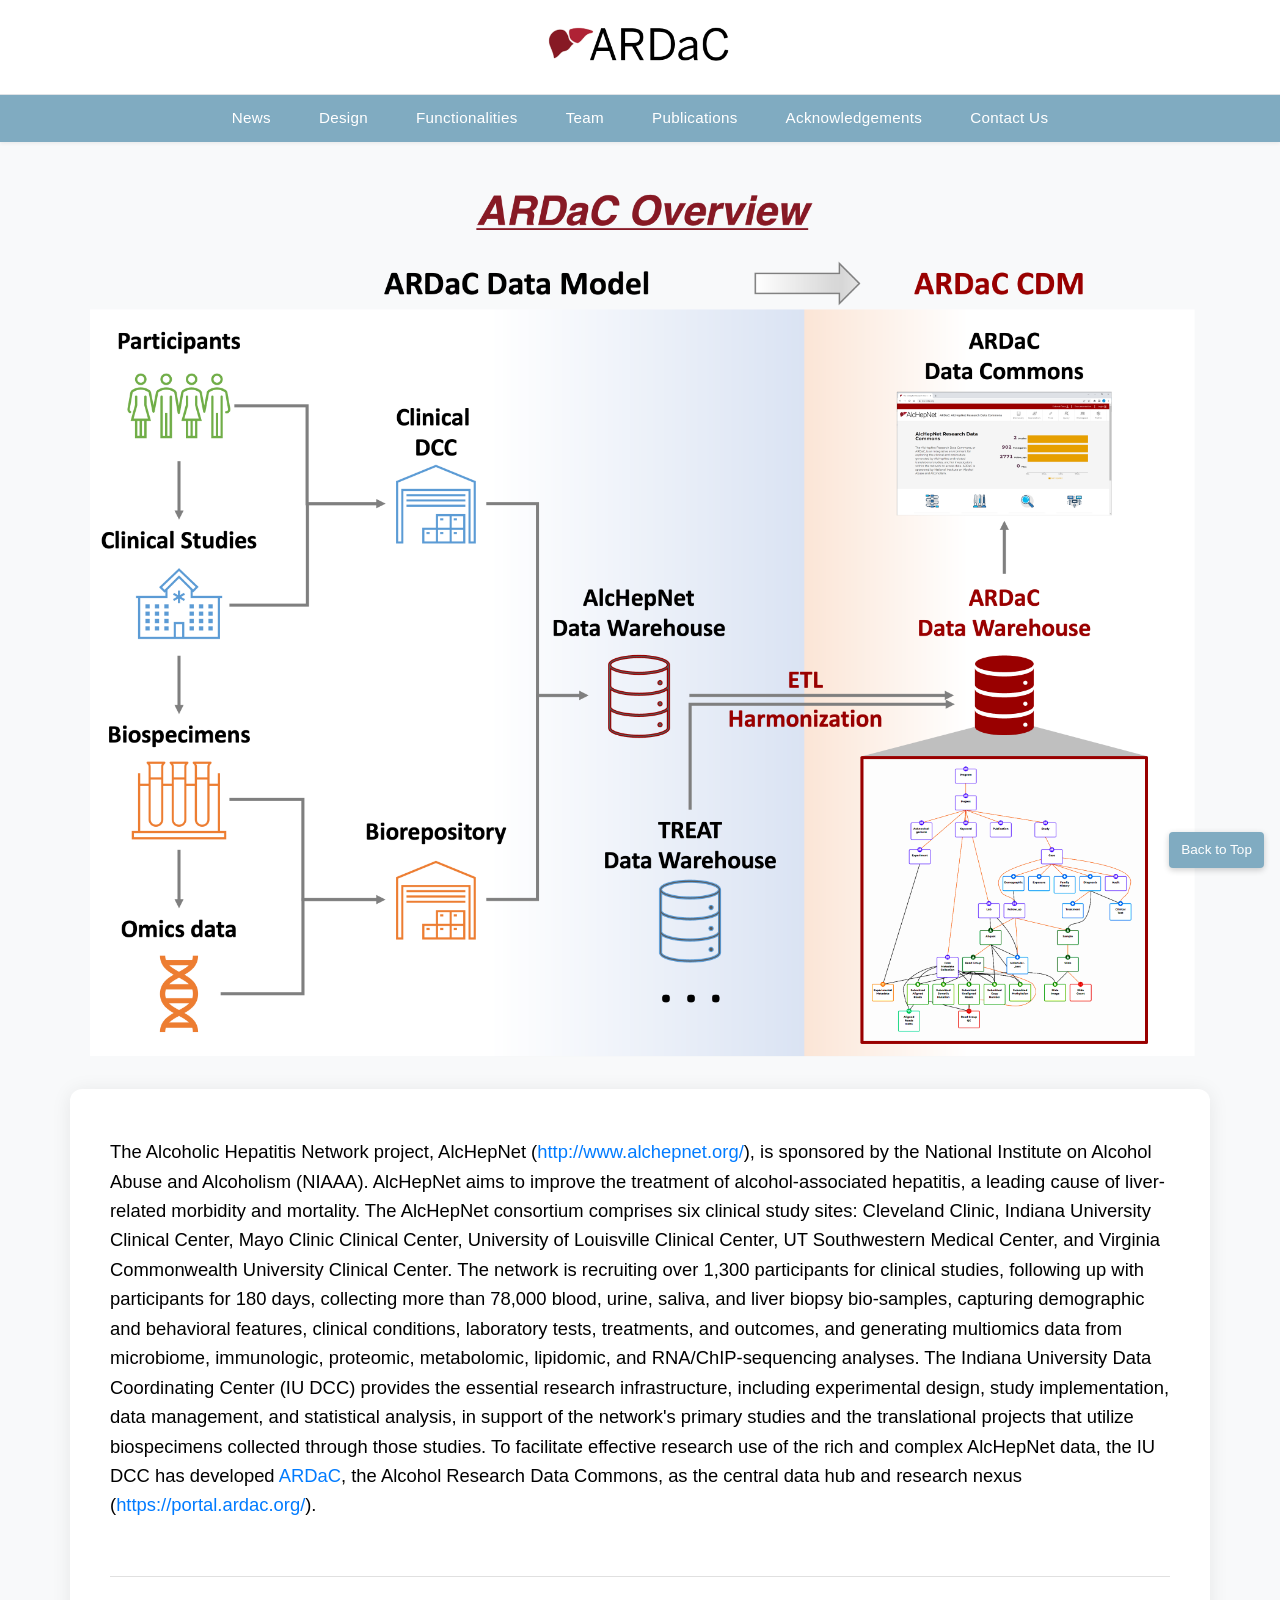
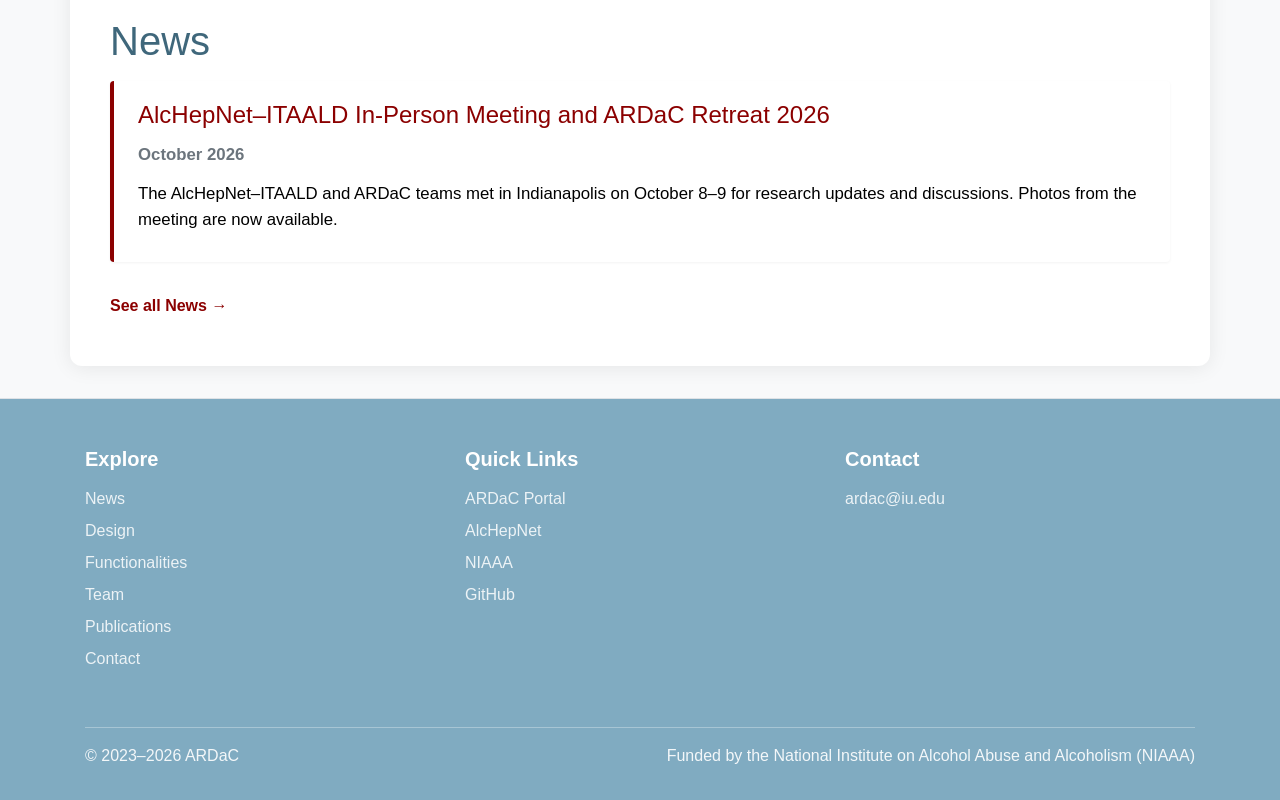
<file: src/index.html>
<!doctype html>
<html lang="en">

<head>
    <meta charset="utf-8">
    <meta name="viewport" content="width=device-width, initial-scale=1">
    <title>ARDaC &mdash; Alcohol Research Data Commons</title>
    <link rel="icon" href="index_files/Logo_ARDac_4_Edit_1.png">
    <link href="bootstrap.min.css" rel="stylesheet">
    <link href="main.css" rel="stylesheet">
    <script src="https://code.jquery.com/jquery-3.6.0.min.js"></script>
</head>

<body>

<nav class="navbar navbar-expand-md">
    <div class="logo-row">
        <a class="navbar-brand" href="index.html">
            <img src="index_files/Logo_ARDac_4_Edit_1.png" alt="ARDaC Logo">
        </a>
    </div>

    <div class="nav-row">
        <div class="container nav-inner">
            <button class="navbar-toggler" type="button" data-toggle="collapse" data-target="#mainNav"
                    aria-controls="mainNav" aria-expanded="false" aria-label="Toggle navigation">
                <span class="navbar-toggler-icon"></span>
            </button>

            <div class="collapse navbar-collapse" id="mainNav">
                <ul class="navbar-nav">
                    <li class="nav-item"><a class="nav-link" href="news.html">News</a></li>
                    <li class="nav-item"><a class="nav-link" href="design.html">Design</a></li>
                    <li class="nav-item"><a class="nav-link" href="functionalities.html">Functionalities</a></li>
                    <li class="nav-item"><a class="nav-link" href="team.html">Team</a></li>
                    <li class="nav-item"><a class="nav-link" href="publications.html">Publications</a></li>
                    <li class="nav-item"><a class="nav-link" href="acknowledgements.html">Acknowledgements</a></li>
                    <li class="nav-item"><a class="nav-link" href="contact.html">Contact Us</a></li>
                </ul>
            </div>
        </div>
    </div>
</nav>

<main role="main">
    <div class="hero-banner">
        <div class="container">
            <img src="index_files/image005.png" alt="ARDaC Banner">
        </div>
    </div>

    <div class="container marketing">

        <div class="row featurette">
            <div class="col">
                <p class="lead">
                    The Alcoholic Hepatitis Network project, AlcHepNet
                    (<a href="http://www.alchepnet.org/">http://www.alchepnet.org/</a>),
                    is sponsored by the National Institute on Alcohol Abuse and Alcoholism (NIAAA).
                    <span class="moreText">
                        AlcHepNet aims to improve the treatment of alcohol-associated hepatitis, a leading cause of
                        liver-related morbidity and mortality. The AlcHepNet consortium comprises six clinical study
                        sites: Cleveland Clinic, Indiana University Clinical Center, Mayo Clinic Clinical Center,
                        University of Louisville Clinical Center, UT Southwestern Medical Center, and Virginia
                        Commonwealth University Clinical Center. The network is recruiting over 1,300 participants for
                        clinical studies, following up with participants for 180 days, collecting more than 78,000
                        blood, urine, saliva, and liver biopsy bio-samples, capturing demographic and behavioral
                        features, clinical conditions, laboratory tests, treatments, and outcomes, and generating
                        multiomics data from microbiome, immunologic, proteomic, metabolomic, lipidomic, and
                        RNA/ChIP-sequencing analyses. The Indiana University Data Coordinating Center (IU DCC) provides
                        the essential research infrastructure, including experimental design, study implementation,
                        data management, and statistical analysis, in support of the network's primary studies and the
                        translational projects that utilize biospecimens collected through those studies. To facilitate
                        effective research use of the rich and complex AlcHepNet data, the IU DCC has developed
                        <a href="http://portal.ardac.org/">ARDaC</a>, the Alcohol Research Data Commons, as the central
                        data hub and research nexus
                        (<a href="https://portal.ardac.org/">https://portal.ardac.org/</a>).
                    </span>
                    <a href="javascript:void(0);" class="readMore">... Read More</a>
                </p>
            </div>
        </div>

        <hr class="featurette-divider">

        <div class="row featurette">
            <div class="col">
                <h2 class="featurette-heading">News</h2>
                <div class="news-card">
                    <h3>AlcHepNet&ndash;ITAALD In-Person Meeting and ARDaC Retreat 2026</h3>
                    <p class="news-date">October 2026</p>
                    <p>
                        The AlcHepNet&ndash;ITAALD and ARDaC teams met in Indianapolis on October 8&ndash;9 for research
                        updates and discussions. Photos from the meeting are now available.
                    </p>
                </div>
                <a class="more-link" href="news.html">See all News &rarr;</a>
            </div>
        </div>

    </div>
</main>

<div class="back-top-tag">
    <a href="#">Back to Top</a>
</div>

<footer class="footer">
    <div class="container">
        <div class="row">
            <div class="col-md-4 mb-4">
                <h5>Explore</h5>
                <ul>
                    <li><a href="news.html">News</a></li>
                    <li><a href="design.html">Design</a></li>
                    <li><a href="functionalities.html">Functionalities</a></li>
                    <li><a href="team.html">Team</a></li>
                    <li><a href="publications.html">Publications</a></li>
                    <li><a href="contact.html">Contact</a></li>
                </ul>
            </div>

            <div class="col-md-4 mb-4">
                <h5>Quick Links</h5>
                <ul>
                    <li><a href="https://portal.ardac.org/" target="_blank" rel="noopener">ARDaC Portal</a></li>
                    <li><a href="http://www.alchepnet.org/" target="_blank" rel="noopener">AlcHepNet</a></li>
                    <li><a href="https://www.niaaa.nih.gov/" target="_blank" rel="noopener">NIAAA</a></li>
                    <li><a href="https://github.com/Su-informatics-lab/ardac" target="_blank" rel="noopener">GitHub</a></li>
                </ul>
            </div>

            <div class="col-md-4 mb-4">
                <h5>Contact</h5>
                <ul>
                    <li><a href="mailto:ardac@iu.edu">ardac@iu.edu</a></li>
                </ul>
            </div>
        </div>

        <hr>

        <div class="row align-items-center">
            <div class="col-md-6">
                <p class="copyright">&copy; 2023&ndash;2026 ARDaC</p>
            </div>
            <div class="col-md-6 text-md-right">
                <p class="copyright">Funded by the National Institute on Alcohol Abuse and Alcoholism (NIAAA)</p>
            </div>
        </div>
    </div>
</footer>

<script src="popper.min.js"></script>
<script src="bootstrap.min.js"></script>
<script src="site.js"></script>

</body>
</html>
</file>
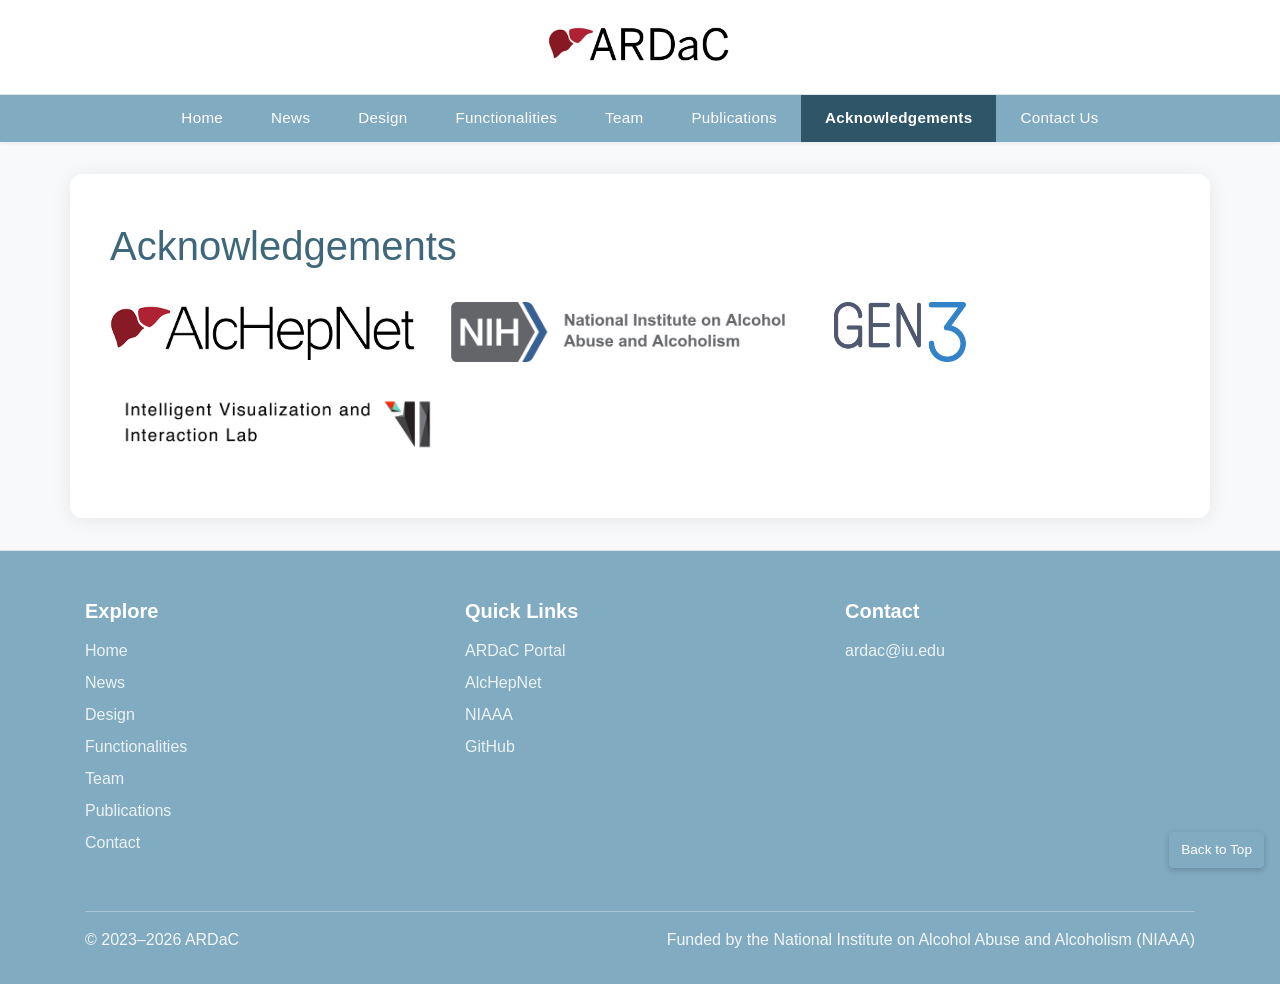
<file: src/acknowledgements.html>
<!doctype html>
<html lang="en">

<head>
    <meta charset="utf-8">
    <meta name="viewport" content="width=device-width, initial-scale=1">
    <title>Acknowledgements &mdash; ARDaC</title>
    <link rel="icon" href="index_files/Logo_ARDac_4_Edit_1.png">
    <link href="bootstrap.min.css" rel="stylesheet">
    <link href="main.css" rel="stylesheet">
    <script src="https://code.jquery.com/jquery-3.6.0.min.js"></script>
</head>

<body>

<nav class="navbar navbar-expand-md">
    <div class="logo-row">
        <a class="navbar-brand" href="index.html">
            <img src="index_files/Logo_ARDac_4_Edit_1.png" alt="ARDaC Logo">
        </a>
    </div>

    <div class="nav-row">
        <div class="container nav-inner">
            <button class="navbar-toggler" type="button" data-toggle="collapse" data-target="#mainNav"
                    aria-controls="mainNav" aria-expanded="false" aria-label="Toggle navigation">
                <span class="navbar-toggler-icon"></span>
            </button>

            <div class="collapse navbar-collapse" id="mainNav">
                <ul class="navbar-nav">
                    <li class="nav-item"><a class="nav-link" href="index.html">Home</a></li>
                    <li class="nav-item"><a class="nav-link" href="news.html">News</a></li>
                    <li class="nav-item"><a class="nav-link" href="design.html">Design</a></li>
                    <li class="nav-item"><a class="nav-link" href="functionalities.html">Functionalities</a></li>
                    <li class="nav-item"><a class="nav-link" href="team.html">Team</a></li>
                    <li class="nav-item"><a class="nav-link" href="publications.html">Publications</a></li>
                    <li class="nav-item"><a class="nav-link active" href="acknowledgements.html">Acknowledgements</a></li>
                    <li class="nav-item"><a class="nav-link" href="contact.html">Contact Us</a></li>
                </ul>
            </div>
        </div>
    </div>
</nav>

<main role="main">
    <div class="container marketing">

        <div class="row featurette">
            <div class="col">
                <h2 class="featurette-heading">Acknowledgements</h2>
                <div class="ack-logos">
                    <a href="http://www.alchepnet.org/" target="_blank" rel="noopener">
                        <img src="index_files/Logo_AlcHepNet_4_Edit_2.png" alt="AlcHepNet">
                    </a>
                    <a href="https://www.niaaa.nih.gov/" target="_blank" rel="noopener">
                        <img src="index_files/niaaa-logo.png" alt="NIAAA">
                    </a>
                    <a href="https://gen3.org/" target="_blank" rel="noopener">
                        <img src="index_files/Logo_GEN3.png" alt="Gen3">
                    </a>
                    <a href="https://va.tech.purdue.edu/ivil/index.html" target="_blank" rel="noopener">
                        <img src="index_files/Logo_PIVIL.png" alt="PIVIL">
                    </a>
                </div>
            </div>
        </div>

    </div>
</main>

<div class="back-top-tag">
    <a href="#">Back to Top</a>
</div>

<footer class="footer">
    <div class="container">
        <div class="row">
            <div class="col-md-4 mb-4">
                <h5>Explore</h5>
                <ul>
                    <li><a href="index.html">Home</a></li>
                    <li><a href="news.html">News</a></li>
                    <li><a href="design.html">Design</a></li>
                    <li><a href="functionalities.html">Functionalities</a></li>
                    <li><a href="team.html">Team</a></li>
                    <li><a href="publications.html">Publications</a></li>
                    <li><a href="contact.html">Contact</a></li>
                </ul>
            </div>

            <div class="col-md-4 mb-4">
                <h5>Quick Links</h5>
                <ul>
                    <li><a href="https://portal.ardac.org/" target="_blank" rel="noopener">ARDaC Portal</a></li>
                    <li><a href="http://www.alchepnet.org/" target="_blank" rel="noopener">AlcHepNet</a></li>
                    <li><a href="https://www.niaaa.nih.gov/" target="_blank" rel="noopener">NIAAA</a></li>
                    <li><a href="https://github.com/Su-informatics-lab/ardac" target="_blank" rel="noopener">GitHub</a></li>
                </ul>
            </div>

            <div class="col-md-4 mb-4">
                <h5>Contact</h5>
                <ul>
                    <li><a href="mailto:ardac@iu.edu">ardac@iu.edu</a></li>
                </ul>
            </div>
        </div>

        <hr>

        <div class="row align-items-center">
            <div class="col-md-6">
                <p class="copyright">&copy; 2023&ndash;2026 ARDaC</p>
            </div>
            <div class="col-md-6 text-md-right">
                <p class="copyright">Funded by the National Institute on Alcohol Abuse and Alcoholism (NIAAA)</p>
            </div>
        </div>
    </div>
</footer>

<script src="popper.min.js"></script>
<script src="bootstrap.min.js"></script>
<script src="site.js"></script>

</body>
</html>
</file>
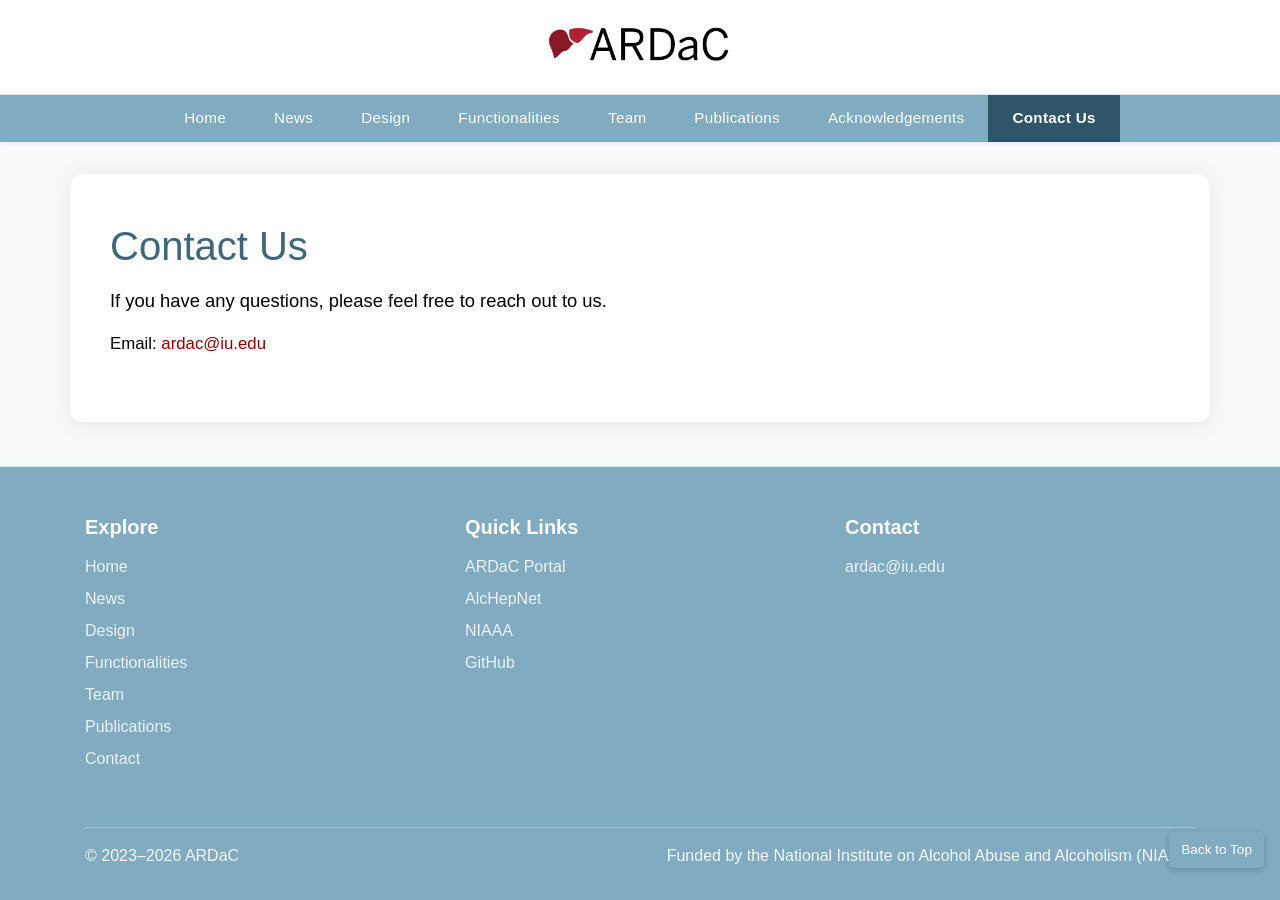
<file: src/contact.html>
<!doctype html>
<html lang="en">

<head>
    <meta charset="utf-8">
    <meta name="viewport" content="width=device-width, initial-scale=1">
    <title>Contact Us &mdash; ARDaC</title>
    <link rel="icon" href="index_files/Logo_ARDac_4_Edit_1.png">
    <link href="bootstrap.min.css" rel="stylesheet">
    <link href="main.css" rel="stylesheet">
    <script src="https://code.jquery.com/jquery-3.6.0.min.js"></script>
</head>

<body>

<nav class="navbar navbar-expand-md">
    <div class="logo-row">
        <a class="navbar-brand" href="index.html">
            <img src="index_files/Logo_ARDac_4_Edit_1.png" alt="ARDaC Logo">
        </a>
    </div>

    <div class="nav-row">
        <div class="container nav-inner">
            <button class="navbar-toggler" type="button" data-toggle="collapse" data-target="#mainNav"
                    aria-controls="mainNav" aria-expanded="false" aria-label="Toggle navigation">
                <span class="navbar-toggler-icon"></span>
            </button>

            <div class="collapse navbar-collapse" id="mainNav">
                <ul class="navbar-nav">
                    <li class="nav-item"><a class="nav-link" href="index.html">Home</a></li>
                    <li class="nav-item"><a class="nav-link" href="news.html">News</a></li>
                    <li class="nav-item"><a class="nav-link" href="design.html">Design</a></li>
                    <li class="nav-item"><a class="nav-link" href="functionalities.html">Functionalities</a></li>
                    <li class="nav-item"><a class="nav-link" href="team.html">Team</a></li>
                    <li class="nav-item"><a class="nav-link" href="publications.html">Publications</a></li>
                    <li class="nav-item"><a class="nav-link" href="acknowledgements.html">Acknowledgements</a></li>
                    <li class="nav-item"><a class="nav-link active" href="contact.html">Contact Us</a></li>
                </ul>
            </div>
        </div>
    </div>
</nav>

<main role="main">
    <div class="container marketing">

        <div class="row featurette">
            <div class="col contact-block">
                <h2 class="featurette-heading">Contact Us</h2>
                <p class="lead">If you have any questions, please feel free to reach out to us.</p>
                <p>Email: <a href="mailto:ardac@iu.edu">ardac@iu.edu</a></p>
            </div>
        </div>

    </div>
</main>

<div class="back-top-tag">
    <a href="#">Back to Top</a>
</div>

<footer class="footer">
    <div class="container">
        <div class="row">
            <div class="col-md-4 mb-4">
                <h5>Explore</h5>
                <ul>
                    <li><a href="index.html">Home</a></li>
                    <li><a href="news.html">News</a></li>
                    <li><a href="design.html">Design</a></li>
                    <li><a href="functionalities.html">Functionalities</a></li>
                    <li><a href="team.html">Team</a></li>
                    <li><a href="publications.html">Publications</a></li>
                    <li><a href="contact.html">Contact</a></li>
                </ul>
            </div>

            <div class="col-md-4 mb-4">
                <h5>Quick Links</h5>
                <ul>
                    <li><a href="https://portal.ardac.org/" target="_blank" rel="noopener">ARDaC Portal</a></li>
                    <li><a href="http://www.alchepnet.org/" target="_blank" rel="noopener">AlcHepNet</a></li>
                    <li><a href="https://www.niaaa.nih.gov/" target="_blank" rel="noopener">NIAAA</a></li>
                    <li><a href="https://github.com/Su-informatics-lab/ardac" target="_blank" rel="noopener">GitHub</a></li>
                </ul>
            </div>

            <div class="col-md-4 mb-4">
                <h5>Contact</h5>
                <ul>
                    <li><a href="mailto:ardac@iu.edu">ardac@iu.edu</a></li>
                </ul>
            </div>
        </div>

        <hr>

        <div class="row align-items-center">
            <div class="col-md-6">
                <p class="copyright">&copy; 2023&ndash;2026 ARDaC</p>
            </div>
            <div class="col-md-6 text-md-right">
                <p class="copyright">Funded by the National Institute on Alcohol Abuse and Alcoholism (NIAAA)</p>
            </div>
        </div>
    </div>
</footer>

<script src="popper.min.js"></script>
<script src="bootstrap.min.js"></script>
<script src="site.js"></script>

</body>
</html>
</file>
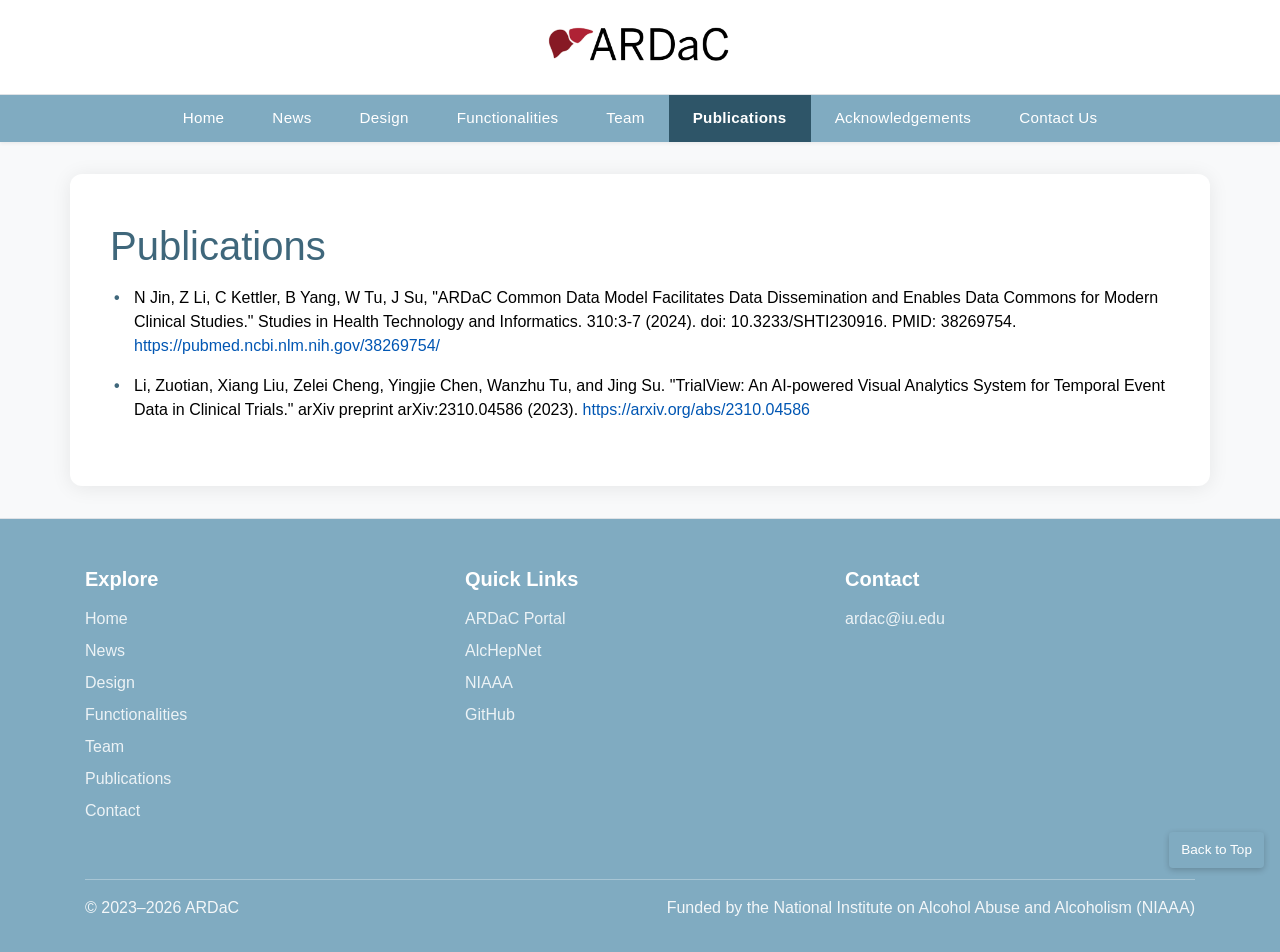
<file: src/publications.html>
<!doctype html>
<html lang="en">

<head>
    <meta charset="utf-8">
    <meta name="viewport" content="width=device-width, initial-scale=1">
    <title>Publications &mdash; ARDaC</title>
    <link rel="icon" href="index_files/Logo_ARDac_4_Edit_1.png">
    <link href="bootstrap.min.css" rel="stylesheet">
    <link href="main.css" rel="stylesheet">
    <script src="https://code.jquery.com/jquery-3.6.0.min.js"></script>
</head>

<body>

<nav class="navbar navbar-expand-md">
    <div class="logo-row">
        <a class="navbar-brand" href="index.html">
            <img src="index_files/Logo_ARDac_4_Edit_1.png" alt="ARDaC Logo">
        </a>
    </div>

    <div class="nav-row">
        <div class="container nav-inner">
            <button class="navbar-toggler" type="button" data-toggle="collapse" data-target="#mainNav"
                    aria-controls="mainNav" aria-expanded="false" aria-label="Toggle navigation">
                <span class="navbar-toggler-icon"></span>
            </button>

            <div class="collapse navbar-collapse" id="mainNav">
                <ul class="navbar-nav">
                    <li class="nav-item"><a class="nav-link" href="index.html">Home</a></li>
                    <li class="nav-item"><a class="nav-link" href="news.html">News</a></li>
                    <li class="nav-item"><a class="nav-link" href="design.html">Design</a></li>
                    <li class="nav-item"><a class="nav-link" href="functionalities.html">Functionalities</a></li>
                    <li class="nav-item"><a class="nav-link" href="team.html">Team</a></li>
                    <li class="nav-item"><a class="nav-link active" href="publications.html">Publications</a></li>
                    <li class="nav-item"><a class="nav-link" href="acknowledgements.html">Acknowledgements</a></li>
                    <li class="nav-item"><a class="nav-link" href="contact.html">Contact Us</a></li>
                </ul>
            </div>
        </div>
    </div>
</nav>

<main role="main">
    <div class="container marketing">

        <div class="row featurette">
            <div class="col">
                <h2 class="featurette-heading">Publications</h2>
                <ul class="pub-list">
                    <li>
                        N Jin, Z Li, C Kettler, B Yang, W Tu, J Su, "ARDaC Common Data Model Facilitates Data
                        Dissemination and Enables Data Commons for Modern Clinical Studies." Studies in Health
                        Technology and Informatics. 310:3-7 (<strong>2024</strong>). doi: 10.3233/SHTI230916.
                        PMID: 38269754.
                        <a href="https://pubmed.ncbi.nlm.nih.gov/38269754/">https://pubmed.ncbi.nlm.nih.gov/38269754/</a>
                    </li>
                    <li>
                        Li, Zuotian, Xiang Liu, Zelei Cheng, Yingjie Chen, Wanzhu Tu, and Jing Su. "TrialView: An
                        AI-powered Visual Analytics System for Temporal Event Data in Clinical Trials." arXiv preprint
                        arXiv:2310.04586 (<strong>2023</strong>).
                        <a href="https://arxiv.org/abs/2310.04586">https://arxiv.org/abs/2310.04586</a>
                    </li>
                </ul>
            </div>
        </div>

    </div>
</main>

<div class="back-top-tag">
    <a href="#">Back to Top</a>
</div>

<footer class="footer">
    <div class="container">
        <div class="row">
            <div class="col-md-4 mb-4">
                <h5>Explore</h5>
                <ul>
                    <li><a href="index.html">Home</a></li>
                    <li><a href="news.html">News</a></li>
                    <li><a href="design.html">Design</a></li>
                    <li><a href="functionalities.html">Functionalities</a></li>
                    <li><a href="team.html">Team</a></li>
                    <li><a href="publications.html">Publications</a></li>
                    <li><a href="contact.html">Contact</a></li>
                </ul>
            </div>

            <div class="col-md-4 mb-4">
                <h5>Quick Links</h5>
                <ul>
                    <li><a href="https://portal.ardac.org/" target="_blank" rel="noopener">ARDaC Portal</a></li>
                    <li><a href="http://www.alchepnet.org/" target="_blank" rel="noopener">AlcHepNet</a></li>
                    <li><a href="https://www.niaaa.nih.gov/" target="_blank" rel="noopener">NIAAA</a></li>
                    <li><a href="https://github.com/Su-informatics-lab/ardac" target="_blank" rel="noopener">GitHub</a></li>
                </ul>
            </div>

            <div class="col-md-4 mb-4">
                <h5>Contact</h5>
                <ul>
                    <li><a href="mailto:ardac@iu.edu">ardac@iu.edu</a></li>
                </ul>
            </div>
        </div>

        <hr>

        <div class="row align-items-center">
            <div class="col-md-6">
                <p class="copyright">&copy; 2023&ndash;2026 ARDaC</p>
            </div>
            <div class="col-md-6 text-md-right">
                <p class="copyright">Funded by the National Institute on Alcohol Abuse and Alcoholism (NIAAA)</p>
            </div>
        </div>
    </div>
</footer>

<script src="popper.min.js"></script>
<script src="bootstrap.min.js"></script>
<script src="site.js"></script>

</body>
</html>
</file>
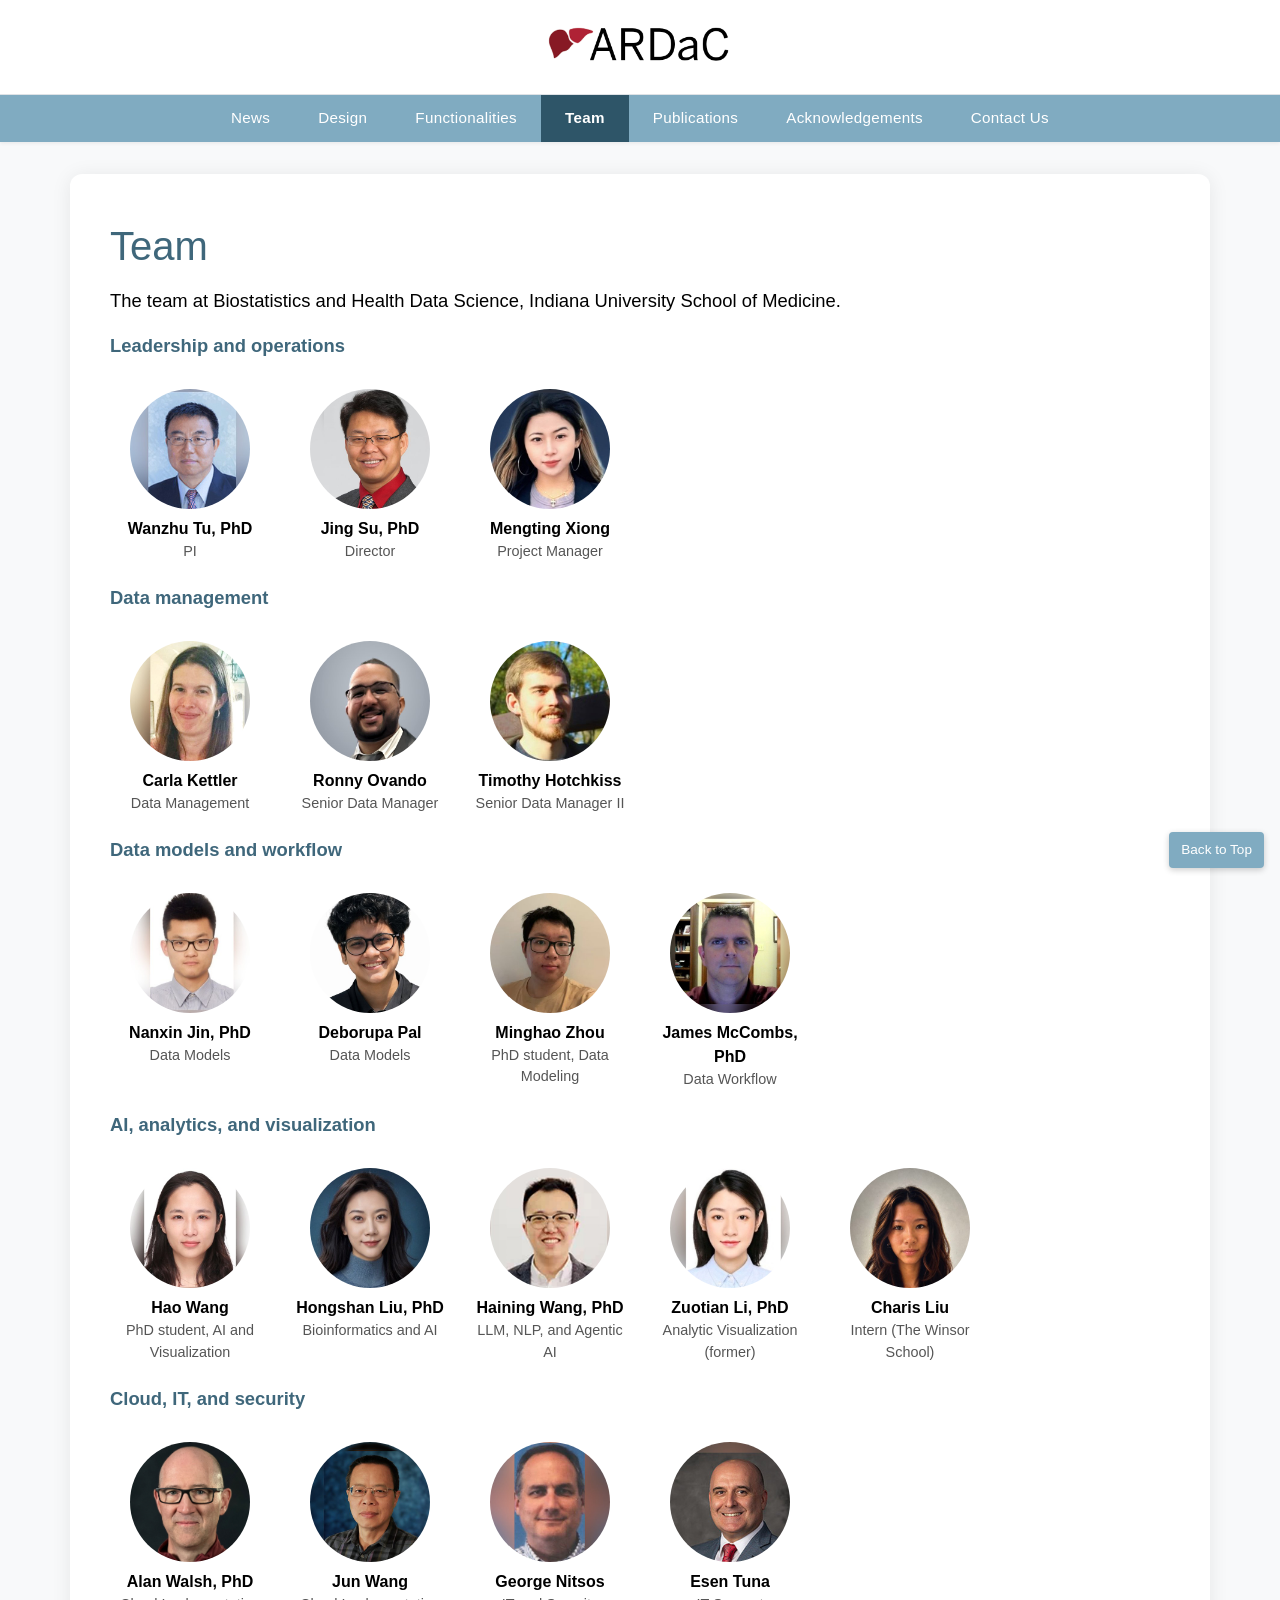
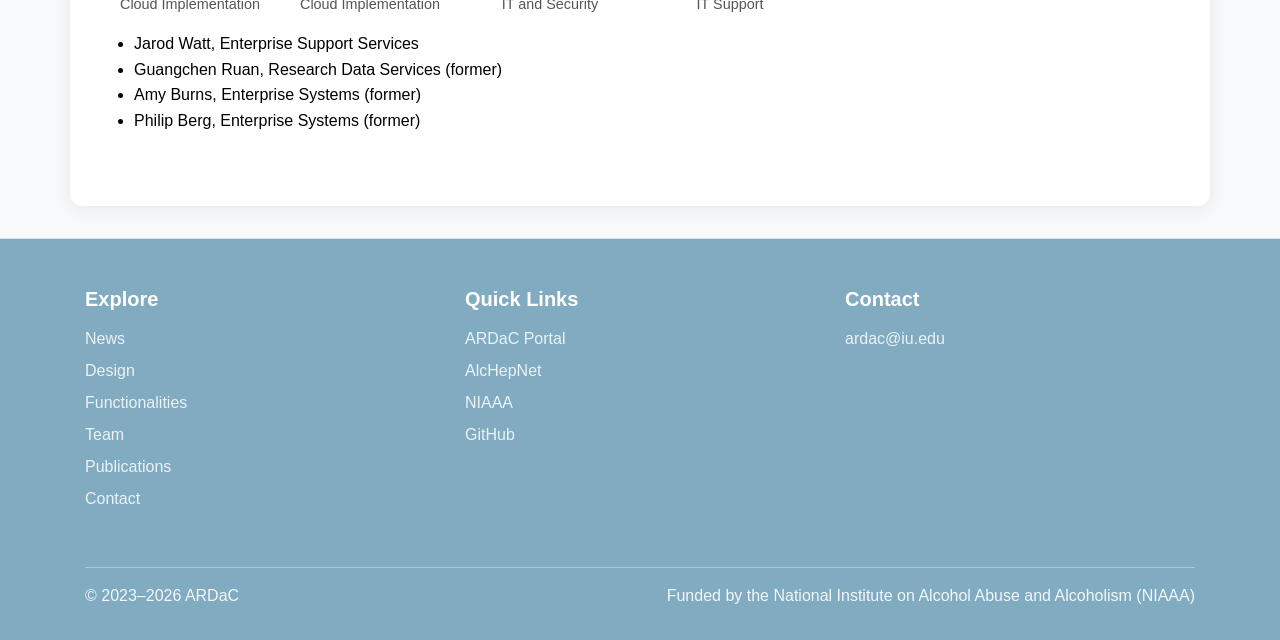
<file: src/team.html>
<!doctype html>
<html lang="en">

<head>
    <meta charset="utf-8">
    <meta name="viewport" content="width=device-width, initial-scale=1">
    <title>Team &mdash; ARDaC</title>
    <link rel="icon" href="index_files/Logo_ARDac_4_Edit_1.png">
    <link href="bootstrap.min.css" rel="stylesheet">
    <link href="main.css" rel="stylesheet">
    <script src="https://code.jquery.com/jquery-3.6.0.min.js"></script>
</head>

<body>

<nav class="navbar navbar-expand-md">
    <div class="logo-row">
        <a class="navbar-brand" href="index.html">
            <img src="index_files/Logo_ARDac_4_Edit_1.png" alt="ARDaC Logo">
        </a>
    </div>

    <div class="nav-row">
        <div class="container nav-inner">
            <button class="navbar-toggler" type="button" data-toggle="collapse" data-target="#mainNav"
                    aria-controls="mainNav" aria-expanded="false" aria-label="Toggle navigation">
                <span class="navbar-toggler-icon"></span>
            </button>

            <div class="collapse navbar-collapse" id="mainNav">
                <ul class="navbar-nav">
                    <li class="nav-item"><a class="nav-link" href="news.html">News</a></li>
                    <li class="nav-item"><a class="nav-link" href="design.html">Design</a></li>
                    <li class="nav-item"><a class="nav-link" href="functionalities.html">Functionalities</a></li>
                    <li class="nav-item"><a class="nav-link active" href="team.html">Team</a></li>
                    <li class="nav-item"><a class="nav-link" href="publications.html">Publications</a></li>
                    <li class="nav-item"><a class="nav-link" href="acknowledgements.html">Acknowledgements</a></li>
                    <li class="nav-item"><a class="nav-link" href="contact.html">Contact Us</a></li>
                </ul>
            </div>
        </div>
    </div>
</nav>

<main role="main">
    <div class="container marketing">

        <div class="row featurette">
            <div class="col">
                <h2 class="featurette-heading">Team</h2>
                <p class="lead">The team at Biostatistics and Health Data Science, Indiana University School of
                    Medicine.</p>

                <div class="team-group">
                    <h4>Leadership and operations</h4>
                    <div class="team-grid">
                        <figure class="team-member">
                            <img src="index_files/team/wanzhu-tu.jpg" alt="Wanzhu Tu" loading="lazy">
                            <figcaption><strong>Wanzhu Tu, PhD</strong><span>PI</span></figcaption>
                        </figure>
                        <figure class="team-member">
                            <img src="index_files/team/jing-su.jpg" alt="Jing Su" loading="lazy">
                            <figcaption><strong>Jing Su, PhD</strong><span>Director</span></figcaption>
                        </figure>
                        <figure class="team-member">
                            <img src="index_files/team/mengting-xiong.jpg" alt="Mengting Xiong" loading="lazy">
                            <figcaption><strong>Mengting Xiong</strong><span>Project Manager</span></figcaption>
                        </figure>
                    </div>
                </div>

                <div class="team-group">
                    <h4>Data management</h4>
                    <div class="team-grid">
                        <figure class="team-member">
                            <img src="index_files/team/carla-kettler.jpg" alt="Carla Kettler" loading="lazy">
                            <figcaption><strong>Carla Kettler</strong><span>Data Management</span></figcaption>
                        </figure>
                        <figure class="team-member">
                            <img src="index_files/team/ronny-ovando.jpg" alt="Ronny Ovando" loading="lazy">
                            <figcaption><strong>Ronny Ovando</strong><span>Senior Data Manager</span></figcaption>
                        </figure>
                        <figure class="team-member">
                            <img src="index_files/team/timothy-hotchkiss.jpg" alt="Timothy Hotchkiss" loading="lazy">
                            <figcaption><strong>Timothy Hotchkiss</strong><span>Senior Data Manager II</span></figcaption>
                        </figure>
                    </div>
                </div>

                <div class="team-group">
                    <h4>Data models and workflow</h4>
                    <div class="team-grid">
                        <figure class="team-member">
                            <img src="index_files/team/nanxin-jin.jpg" alt="Nanxin Jin" loading="lazy">
                            <figcaption><strong>Nanxin Jin, PhD</strong><span>Data Models</span></figcaption>
                        </figure>
                        <figure class="team-member">
                            <img src="index_files/team/deborupa-pal.jpg" alt="Deborupa Pal" loading="lazy">
                            <figcaption><strong>Deborupa Pal</strong><span>Data Models</span></figcaption>
                        </figure>
                        <figure class="team-member">
                            <img src="index_files/team/minghao-zhou.jpg" alt="Minghao Zhou" loading="lazy">
                            <figcaption><strong>Minghao Zhou</strong><span>PhD student, Data Modeling</span></figcaption>
                        </figure>
                        <figure class="team-member">
                            <img src="index_files/team/james-mccombs.jpg" alt="James McCombs" loading="lazy">
                            <figcaption><strong>James McCombs, PhD</strong><span>Data Workflow</span></figcaption>
                        </figure>
                    </div>
                </div>

                <div class="team-group">
                    <h4>AI, analytics, and visualization</h4>
                    <div class="team-grid">
                        <figure class="team-member">
                            <img src="index_files/team/hao-wang.jpg" alt="Hao Wang" loading="lazy">
                            <figcaption><strong>Hao Wang</strong><span>PhD student, AI and Visualization</span></figcaption>
                        </figure>
                        <figure class="team-member">
                            <img src="index_files/team/hongshan-liu.jpg" alt="Hongshan Liu" loading="lazy">
                            <figcaption><strong>Hongshan Liu, PhD</strong><span>Bioinformatics and AI</span></figcaption>
                        </figure>
                        <figure class="team-member">
                            <img src="index_files/team/haining-wang.jpg" alt="Haining Wang" loading="lazy">
                            <figcaption><strong>Haining Wang, PhD</strong><span>LLM, NLP, and Agentic AI</span></figcaption>
                        </figure>
                        <figure class="team-member">
                            <img src="index_files/team/zuotian-li.jpg" alt="Zuotian Li" loading="lazy">
                            <figcaption><strong>Zuotian Li, PhD</strong><span>Analytic Visualization (former)</span></figcaption>
                        </figure>
                        <figure class="team-member">
                            <img src="index_files/team/charis-liu.jpg" alt="Charis Liu" loading="lazy">
                            <figcaption><strong>Charis Liu</strong><span>Intern (The Winsor School)</span></figcaption>
                        </figure>
                    </div>
                </div>

                <div class="team-group">
                    <h4>Cloud, IT, and security</h4>
                    <div class="team-grid">
                        <figure class="team-member">
                            <img src="index_files/team/alan-walsh.jpg" alt="Alan Walsh" loading="lazy">
                            <figcaption><strong>Alan Walsh, PhD</strong><span>Cloud Implementation</span></figcaption>
                        </figure>
                        <figure class="team-member">
                            <img src="index_files/team/jun-wang.jpg" alt="Jun Wang" loading="lazy">
                            <figcaption><strong>Jun Wang</strong><span>Cloud Implementation</span></figcaption>
                        </figure>
                        <figure class="team-member">
                            <img src="index_files/team/george-nitsos.jpg" alt="George Nitsos" loading="lazy">
                            <figcaption><strong>George Nitsos</strong><span>IT and Security</span></figcaption>
                        </figure>
                        <figure class="team-member">
                            <img src="index_files/team/esen-tuna.jpg" alt="Esen Tuna" loading="lazy">
                            <figcaption><strong>Esen Tuna</strong><span>IT Support</span></figcaption>
                        </figure>
                    </div>
                    <ul>
                        <li>Jarod Watt, Enterprise Support Services</li>
                        <li>Guangchen Ruan, Research Data Services (former)</li>
                        <li>Amy Burns, Enterprise Systems (former)</li>
                        <li>Philip Berg, Enterprise Systems (former)</li>
                    </ul>
                </div>
            </div>
        </div>

    </div>
</main>

<div class="back-top-tag">
    <a href="#">Back to Top</a>
</div>

<footer class="footer">
    <div class="container">
        <div class="row">
            <div class="col-md-4 mb-4">
                <h5>Explore</h5>
                <ul>
                    <li><a href="news.html">News</a></li>
                    <li><a href="design.html">Design</a></li>
                    <li><a href="functionalities.html">Functionalities</a></li>
                    <li><a href="team.html">Team</a></li>
                    <li><a href="publications.html">Publications</a></li>
                    <li><a href="contact.html">Contact</a></li>
                </ul>
            </div>

            <div class="col-md-4 mb-4">
                <h5>Quick Links</h5>
                <ul>
                    <li><a href="https://portal.ardac.org/" target="_blank" rel="noopener">ARDaC Portal</a></li>
                    <li><a href="http://www.alchepnet.org/" target="_blank" rel="noopener">AlcHepNet</a></li>
                    <li><a href="https://www.niaaa.nih.gov/" target="_blank" rel="noopener">NIAAA</a></li>
                    <li><a href="https://github.com/Su-informatics-lab/ardac" target="_blank" rel="noopener">GitHub</a></li>
                </ul>
            </div>

            <div class="col-md-4 mb-4">
                <h5>Contact</h5>
                <ul>
                    <li><a href="mailto:ardac@iu.edu">ardac@iu.edu</a></li>
                </ul>
            </div>
        </div>

        <hr>

        <div class="row align-items-center">
            <div class="col-md-6">
                <p class="copyright">&copy; 2023&ndash;2026 ARDaC</p>
            </div>
            <div class="col-md-6 text-md-right">
                <p class="copyright">Funded by the National Institute on Alcohol Abuse and Alcoholism (NIAAA)</p>
            </div>
        </div>
    </div>
</footer>

<script src="popper.min.js"></script>
<script src="bootstrap.min.js"></script>
<script src="site.js"></script>

</body>
</html>
</file>
<file: src/main.css>
/* CSS Variables for Color Theme - mirrors AlcHepNet */
:root {
    --navbar-bg-color: #80abc1;
    --dropdown-bg-color: #2e5568;
    --title-color: #3f677b;
    --btn-primary-bg: #80abc1;
    --btn-primary-hover: #0056b3;
    --footer-bg-color: #80abc1;
    --accent-color: #8b0000;
}

/* GLOBAL STYLES
-------------------------------------------------- */
strong {
    font-weight: 500;
}

body {
    color: #000;
    padding-top: 0;
    padding-bottom: 0;
    background-color: #f8f9fa;
    min-height: 100vh;
    display: flex;
    flex-direction: column;
    font-family: Arial, Helvetica, sans-serif;
}

main {
    flex: 1;
    padding: 0;
}

/* NAVBAR STYLES
-------------------------------------------------- */
.navbar {
    border-bottom: none;
    padding: 0;
    flex-direction: column !important;
    align-items: stretch !important;
    margin-bottom: 0;
    position: sticky;
    top: 0;
    z-index: 1030;
    background-color: #ffffff;
    box-shadow: 0 1px 4px rgba(0, 0, 0, 0.08);
}

/* Logo Row (centered) */
.logo-row {
    display: flex;
    align-items: center;
    justify-content: center;
    padding: 0.75rem 1rem;
    margin-bottom: 0;
    border-bottom: 1px solid #dee2e6;
    background-color: #ffffff;
}

.navbar-brand {
    margin: 0;
    flex-shrink: 0;
}

.navbar-brand > img {
    max-height: 60px;
    width: auto;
}

/* Navigation row (teal bar spans full page; nav links aligned to card width) */
.nav-row {
    background-color: var(--navbar-bg-color);
    padding: 0;
    margin: 0;
    position: relative;
}

.nav-row .nav-inner {
    display: flex;
    flex-wrap: nowrap;
    align-items: stretch;
    padding-left: 0;
    padding-right: 0;
}

.nav-row .navbar-collapse {
    flex: 1 1 auto;
}

.navbar-nav {
    flex-direction: row !important;
    margin: 0 auto;
    justify-content: center;
    padding: 0;
}

.navbar-nav .nav-item {
    margin: 0;
}

.navbar-nav .nav-link {
    font-size: 0.95rem;
    font-weight: 400;
    color: #ffffff !important;
    padding: 0.75rem 1rem;
    letter-spacing: 0.02em;
    transition: background-color 0.2s ease;
    display: flex;
    align-items: center;
    outline: none;
    border: none;
}

/* overrides Bootstrap's .navbar-expand-md padding so the active highlight fills the whole tab */
@media (min-width: 768px) {
    .navbar-expand-md .navbar-nav .nav-link {
        padding-left: 0.75rem;
        padding-right: 0.75rem;
        white-space: nowrap;
    }
}

@media (min-width: 992px) {
    .navbar-expand-md .navbar-nav .nav-link {
        padding-left: 1.5rem;
        padding-right: 1.5rem;
    }
}

.navbar-nav .nav-link:hover,
.navbar-nav .nav-link:focus {
    color: #ffffff !important;
    background-color: var(--dropdown-bg-color);
    text-decoration: none;
}

.navbar-nav .nav-link.active {
    color: #ffffff !important;
    background-color: var(--dropdown-bg-color);
    font-weight: 600;
}

.navbar-toggler {
    border: 1px solid rgba(255, 255, 255, 0.6);
    padding: 0.35rem 0.6rem;
    align-self: center;
    margin: 0.4rem 0;
}

.navbar-toggler-icon {
    background-image: url("data:image/svg+xml,%3csvg xmlns='http://www.w3.org/2000/svg' width='30' height='30' viewBox='0 0 30 30'%3e%3cpath stroke='rgba(255, 255, 255, 0.9)' stroke-linecap='round' stroke-miterlimit='10' stroke-width='2' d='M4 7h22M4 15h22M4 23h22'/%3e%3c/svg%3e");
}

/* HEADINGS & TYPOGRAPHY
-------------------------------------------------- */
h1, h2, h3, h4, h5, h6,
.h1, .h2, .h3, .h4, .h5, .h6 {
    margin-bottom: 1rem;
    color: var(--title-color);
}

.lead {
    font-size: 1.15rem;
    font-weight: 300;
    line-height: 1.6;
}

/* MARKETING CONTAINER (main content card)
-------------------------------------------------- */
.container.marketing {
    background: #ffffff;
    padding: 3rem 2.5rem;
    margin-top: 2rem;
    margin-bottom: 2rem;
    border-radius: 12px;
    box-shadow: 0 2px 20px rgba(0, 0, 0, 0.08);
}

.marketing .featurette-heading {
    font-size: 2.25rem;
    font-weight: 500;
    color: var(--title-color);
    margin-bottom: 1rem;
}

.marketing h3 {
    font-size: 1.5rem;
    font-weight: 500;
    color: var(--title-color);
}

.marketing p:not(.lead) {
    font-size: 1.05rem;
    line-height: 1.6;
}

.marketing img {
    display: block;
    margin: 1.5rem auto;
    max-width: 100%;
    height: auto;
}

.featurette-divider {
    margin: 2.5rem 0;
    border-top: 1px solid #e0e0e0;
}

/* Hero image (top banner under navbar) */
.hero-banner {
    text-align: center;
    padding: 2rem 1rem 0 1rem;
}

.hero-banner img {
    max-width: 100%;
    height: auto;
    margin: 0 auto;
}

/* NEWS CARD
-------------------------------------------------- */
.news-card {
    background: #ffffff;
    border-left: 4px solid var(--accent-color);
    padding: 1.25rem 1.5rem;
    box-shadow: 0 1px 3px rgba(0, 0, 0, 0.05);
}

.news-card:first-of-type {
    border-top-left-radius: 4px;
    border-top-right-radius: 4px;
}

.news-card:last-of-type {
    border-bottom-left-radius: 4px;
    border-bottom-right-radius: 4px;
    margin-bottom: 1.5rem;
}

.news-card h3 {
    font-size: 1.5rem;
    color: var(--accent-color);
    margin-top: 0;
    margin-bottom: 0.75rem;
}

.news-card p {
    margin-bottom: 0.5rem;
}

.news-card .news-date {
    color: #6c757d;
    font-size: 0.9rem;
    font-weight: 600;
    margin-bottom: 0.75rem;
}

.news-card strong {
    font-weight: 700;
}

.news-card ul {
    margin-bottom: 0.5rem;
}

.news-card a.agenda-link {
    color: var(--accent-color);
    font-weight: 600;
    text-decoration: none;
}

.news-card a.agenda-link:hover {
    text-decoration: underline;
}

.news-gallery {
    display: grid;
    grid-template-columns: repeat(2, 1fr);
    gap: 0.5rem;
    margin-top: 1rem;
}

.news-gallery img {
    display: block;
    margin: 0;
    width: 100%;
    aspect-ratio: 4 / 3;
    object-fit: cover;
    border-radius: 4px;
}

.news-gallery a:first-child {
    grid-column: span 2;
    grid-row: span 2;
}

.news-gallery a:first-child img {
    height: 100%;
    aspect-ratio: auto;
}

@media (min-width: 768px) {
    .news-gallery {
        grid-template-columns: repeat(4, 1fr);
    }
}

.news-lightbox {
    padding: 0;
    border: none;
    background: transparent;
    max-width: 95vw;
    max-height: 95vh;
    overflow: visible;
}

.news-lightbox::backdrop {
    background: rgba(0, 0, 0, 0.8);
}

.news-lightbox img {
    display: block;
    max-width: 95vw;
    max-height: 95vh;
    border-radius: 4px;
}

.news-lightbox-close {
    position: absolute;
    top: 0.5rem;
    right: 0.5rem;
    width: 2.5rem;
    height: 2.5rem;
    border: none;
    border-radius: 50%;
    background: rgba(0, 0, 0, 0.6);
    color: #ffffff;
    font-size: 1.75rem;
    line-height: 1;
    cursor: pointer;
}

/* NEWS TIMELINE
-------------------------------------------------- */
.news-toolbar {
    display: flex;
    justify-content: flex-end;
    margin-bottom: 1rem;
}

.news-toggle-all {
    background: none;
    border: 1px solid var(--accent-color);
    border-radius: 4px;
    color: var(--accent-color);
    font-weight: 600;
    padding: 0.25rem 0.75rem;
    cursor: pointer;
}

.news-toggle-all:hover {
    background: var(--accent-color);
    color: #ffffff;
}

.news-timeline {
    position: relative;
    list-style: none;
    margin: 0 0 1.5rem;
    padding-left: 2rem;
}

.news-timeline::before {
    content: "";
    position: absolute;
    top: 0.4rem;
    bottom: 0;
    left: 0.5rem;
    width: 2px;
    background: var(--accent-color);
}

.timeline-item {
    position: relative;
    margin-bottom: 1.5rem;
}

.timeline-item:last-child {
    margin-bottom: 0;
}

/* dot sits centered on the vertical line: line center = 0.5rem + 1px from the list edge */
.timeline-item::before {
    content: "";
    position: absolute;
    top: 0.3rem;
    left: calc(-2rem + 0.5rem + 1px - 0.45rem);
    width: 0.9rem;
    height: 0.9rem;
    border: 2px solid var(--accent-color);
    border-radius: 50%;
    background: #ffffff;
}

.timeline-item--current::before {
    background: var(--accent-color);
}

.timeline-date {
    display: block;
    color: #6c757d;
    font-size: 0.9rem;
    font-weight: 600;
    margin-bottom: 0.4rem;
}

.news-timeline .news-card {
    border-left: none;
    margin-bottom: 0;
    border-radius: 4px;
}

.news-card summary {
    display: flex;
    align-items: center;
    justify-content: space-between;
    gap: 1rem;
    cursor: pointer;
    list-style: none;
}

.news-card summary::-webkit-details-marker {
    display: none;
}

.news-card summary::after {
    content: "";
    flex-shrink: 0;
    width: 0.6rem;
    height: 0.6rem;
    border-right: 2px solid var(--accent-color);
    border-bottom: 2px solid var(--accent-color);
    transform: rotate(45deg);
    transition: transform 0.2s ease;
}

.news-card[open] summary::after {
    transform: rotate(-135deg);
}

.news-card summary h3 {
    margin-bottom: 0;
}

.news-card[open] summary {
    margin-bottom: 0.75rem;
}

.news-card summary:focus-visible {
    outline: 2px solid var(--accent-color);
    outline-offset: 4px;
}

.more-link {
    display: inline-block;
    margin-top: 0.5rem;
    color: var(--accent-color);
    font-weight: 600;
    text-decoration: none;
}

.more-link:hover {
    text-decoration: underline;
}

/* TEAM SECTION
-------------------------------------------------- */
.team-group {
    margin-bottom: 1.5rem;
}

.team-group h4 {
    font-size: 1.15rem;
    font-weight: 600;
    color: var(--title-color);
    margin-top: 1.25rem;
    margin-bottom: 0.5rem;
}

.team-group ul {
    padding-left: 1.5rem;
}

.team-group li {
    line-height: 1.6;
}

.team-grid {
    display: grid;
    grid-template-columns: repeat(auto-fill, minmax(150px, 1fr));
    gap: 1.25rem;
    margin-bottom: 1rem;
}

.team-member {
    margin: 0;
    text-align: center;
}

.team-member img {
    width: 120px;
    height: 120px;
    border-radius: 50%;
    object-fit: cover;
    margin-bottom: 0.5rem;
}

.team-member figcaption strong {
    display: block;
    font-weight: 600;
}

.team-member figcaption span {
    display: block;
    font-size: 0.9rem;
    color: #555;
}

/* PUBLICATIONS
-------------------------------------------------- */
.pub-list {
    list-style: none;
    padding-left: 0;
}

.pub-list > li {
    margin-bottom: 1rem;
    padding-left: 1.5rem;
    position: relative;
    line-height: 1.5;
}

.pub-list > li::before {
    content: "•";
    color: var(--title-color);
    position: absolute;
    left: 0.25rem;
    font-weight: bold;
}

.pub-list a {
    color: #0056b3;
    word-break: break-word;
}

/* ACKNOWLEDGEMENTS LOGO STRIP
-------------------------------------------------- */
.ack-logos {
    display: flex;
    flex-wrap: wrap;
    align-items: center;
    gap: 2rem;
    padding: 1rem 0;
}

.ack-logos a {
    display: inline-flex;
    align-items: center;
    transition: opacity 0.2s ease;
}

.ack-logos a:hover {
    opacity: 0.7;
}

.ack-logos img {
    height: 60px;
    width: auto;
    margin: 0;
}

/* CONTACT
-------------------------------------------------- */
.contact-block a {
    color: var(--accent-color);
    text-decoration: none;
    font-weight: 500;
}

.contact-block a:hover {
    text-decoration: underline;
}

/* READ MORE TOGGLE
-------------------------------------------------- */
.readMore {
    display: none;
    color: var(--accent-color);
    cursor: pointer;
    font-weight: 500;
}

.moreText {
    display: inline;
}

/* FOOTER STYLES
-------------------------------------------------- */
.footer {
    background-color: var(--footer-bg-color);
    border-top: 1px solid #dee2e6;
    padding: 3rem 0 2rem 0;
    margin-top: auto;
    color: #ffffff;
}

.footer h5 {
    color: #ffffff;
    font-weight: 600;
    margin-bottom: 1rem;
}

.footer ul {
    list-style: none;
    padding-left: 0;
}

.footer ul li {
    margin-bottom: 0.5rem;
}

.footer a {
    color: rgba(255, 255, 255, 0.85);
    text-decoration: none;
    transition: color 0.2s ease;
}

.footer a:hover {
    color: #ffffff;
    text-decoration: underline;
}

.footer hr {
    border-color: rgba(255, 255, 255, 0.3);
}

.footer .copyright {
    color: rgba(255, 255, 255, 0.9);
    margin: 0;
}

/* BACK TO TOP
-------------------------------------------------- */
.back-top-tag {
    position: fixed;
    bottom: 2rem;
    right: 1rem;
    background-color: var(--navbar-bg-color);
    color: #ffffff;
    padding: 0.5rem 0.75rem;
    border-radius: 4px;
    font-size: 0.85rem;
    box-shadow: 0 2px 6px rgba(0, 0, 0, 0.2);
    z-index: 999;
}

.back-top-tag a {
    color: #ffffff;
    text-decoration: none;
}

.back-top-tag a:hover {
    text-decoration: underline;
}

/* RESPONSIVE DESIGN
-------------------------------------------------- */
@media (min-width: 40em) {
    .marketing .featurette-heading {
        font-size: 2.5rem;
    }
}

@media (max-width: 992px) {
    .container.marketing {
        padding: 2rem 1.5rem;
    }
}

@media (max-width: 768px) {
    .logo-row {
        padding: 0.75rem 0.5rem;
    }

    .navbar-brand > img {
        max-height: 50px;
    }

    .nav-row {
        padding: 0;
        flex-wrap: wrap;
    }

    .nav-row .navbar-collapse {
        flex-basis: 100%;
    }

    .navbar-nav {
        flex-direction: column !important;
        margin: 0;
        width: 100%;
    }

    .navbar-nav .nav-item {
        margin-right: 0;
        border-bottom: 1px solid rgba(255, 255, 255, 0.15);
    }

    .navbar-nav .nav-link {
        padding: 0.75rem 1rem;
    }

    .marketing .featurette-heading {
        font-size: 1.75rem;
    }

    .ack-logos {
        gap: 1.25rem;
        justify-content: center;
    }

    .ack-logos img {
        height: 45px;
    }

    .container.marketing {
        padding: 1.5rem 1rem;
    }

    /* Show Read More toggle on mobile */
    .readMore {
        display: inline;
    }
    .moreText {
        display: none;
    }
}
</file>
